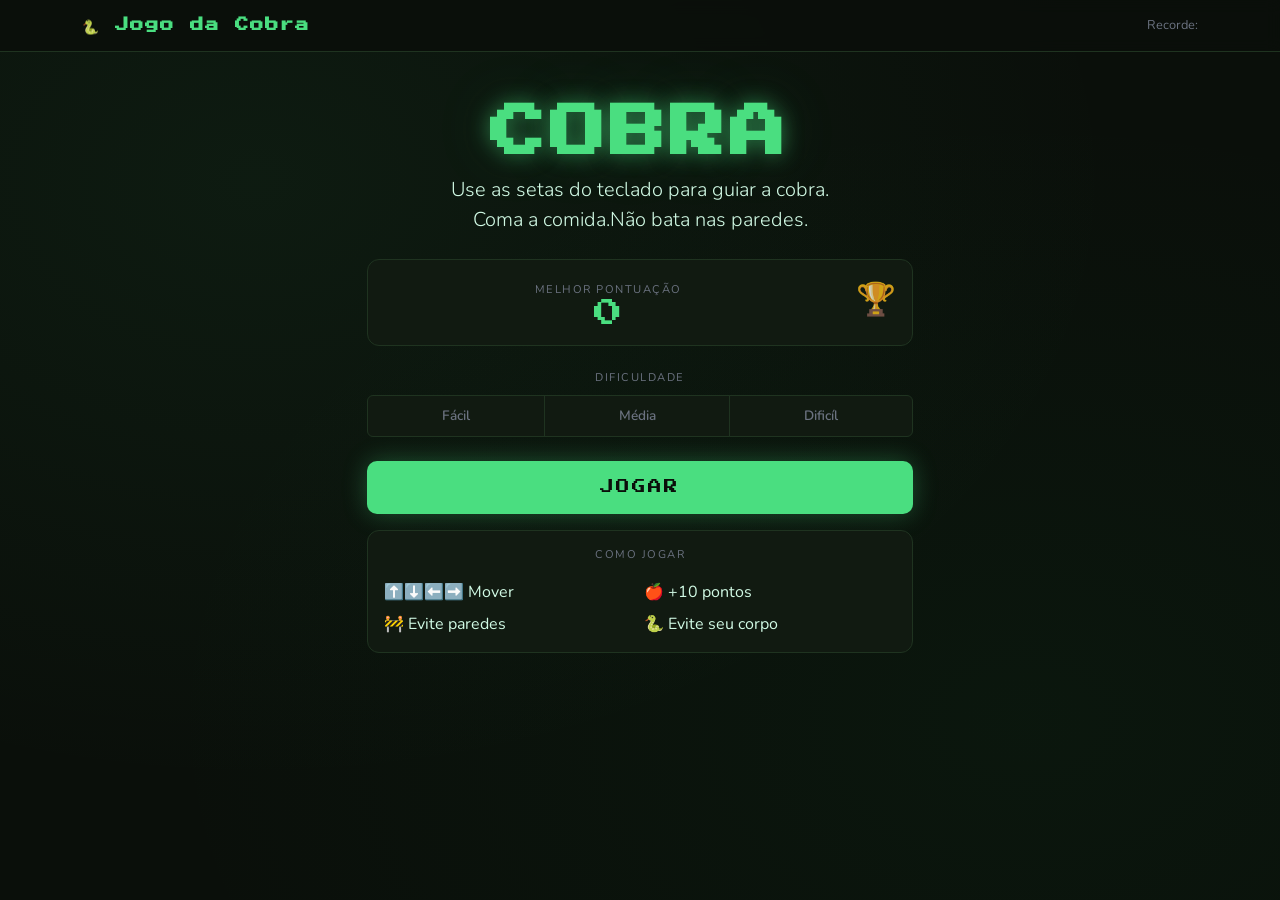
<file: index.html>
<!DOCTYPE html>
<html lang="pt-br">

<head>
    <meta charset="UTF-8">
    <meta name="viewport" content="width=device-width, initial-scale=1.0">
    <title>Jogo da cobra</title>

    <link rel="stylesheet" href="https://cdn.jsdelivr.net/npm/bootstrap@5.3.8/dist/css/bootstrap.min.css">
    <link rel="stylesheet" href="style.css">
</head>

<body>
    <header>
        <nav class="navbar navbar-dark">
            <div class="container">
                <span class="navbar-brand fw-bold fs-4">🐍 Jogo da Cobra</span>
                <span class="navbar-text" id="nav-recorde">Recorde: </span>
            </div>
        </nav>
    </header>

    <main class="container py-5">
        <div class="row justify-content-center">
            <div class="col-12 col-md-8 col-lg-6 text-center">
                <div class="titulo-bloco mb-4">
                    <h1 class="display-3 fw-bold titulo-jogo">COBRA</h1>
                    <p class="lead subtitulo">Use as setas do teclado para guiar a cobra.<br>Coma a comida.Não bata nas
                        paredes.</p>
                </div>

                <div class="card card-recorde mb-4">
                    <div class="card-body py-3">
                        <div class="row align-itens-center">
                            <div class="col">
                                <span class="label-card">Melhor Pontuação</span>
                                <div class="valor-recorde" id="recorde-display">0</div>
                            </div>
                            <div class="col-auto">
                                <span class="icone-trofeu">🏆</span>
                            </div>
                        </div>
                    </div>
                </div>

                <div class="mb-4">
                    <p class="label-secao mb-2">Dificuldade</p>
                    <div class="btn-group w-100" role="group">
                        <input type="radio" class="btn-check" name="dificuldade" id="facil" value="200">
                        <label for="facil" class="btn btn-outline-dif">Fácil</label>
                        <input type="radio" class="btn-check" name="dificuldade" id="media" value="130">
                        <label for="media" class="btn btn-outline-dif">Média</label>
                        <input type="radio" class="btn-check" name="dificuldade" id="dificil" value="70">
                        <label for="dificil" class="btn btn-outline-dif">Dificíl</label>
                    </div>
                </div>

                <a href="main-game/jogo.html" class="btn btn-jogar w-100 mb-3" id="btn-jogar">
                    JOGAR
                </a>

                <div class="card card-instrucoes">
                    <div class="card-body">
                        <p class="label-card mb-3">Como jogar</p>
                        <div class="row g-2 text-start">
                            <div class="col-6">
                                <div class="intrucao-item">⬆️⬇️⬅️➡️ Mover</div>
                            </div>
                            <div class="col-6">
                                <div class="intrucao-item">🍎 +10 pontos</div>
                            </div>
                            <div class="col-6">
                                <div class="intrucao-item">🚧 Evite paredes</div>
                            </div>
                            <div class="col-6">
                                <div class="intrucao-item">🐍 Evite seu corpo</div>
                            </div>
                        </div>
                    </div>
                </div>

            </div>
        </div>
    </main>
</body>

</html>
</file>
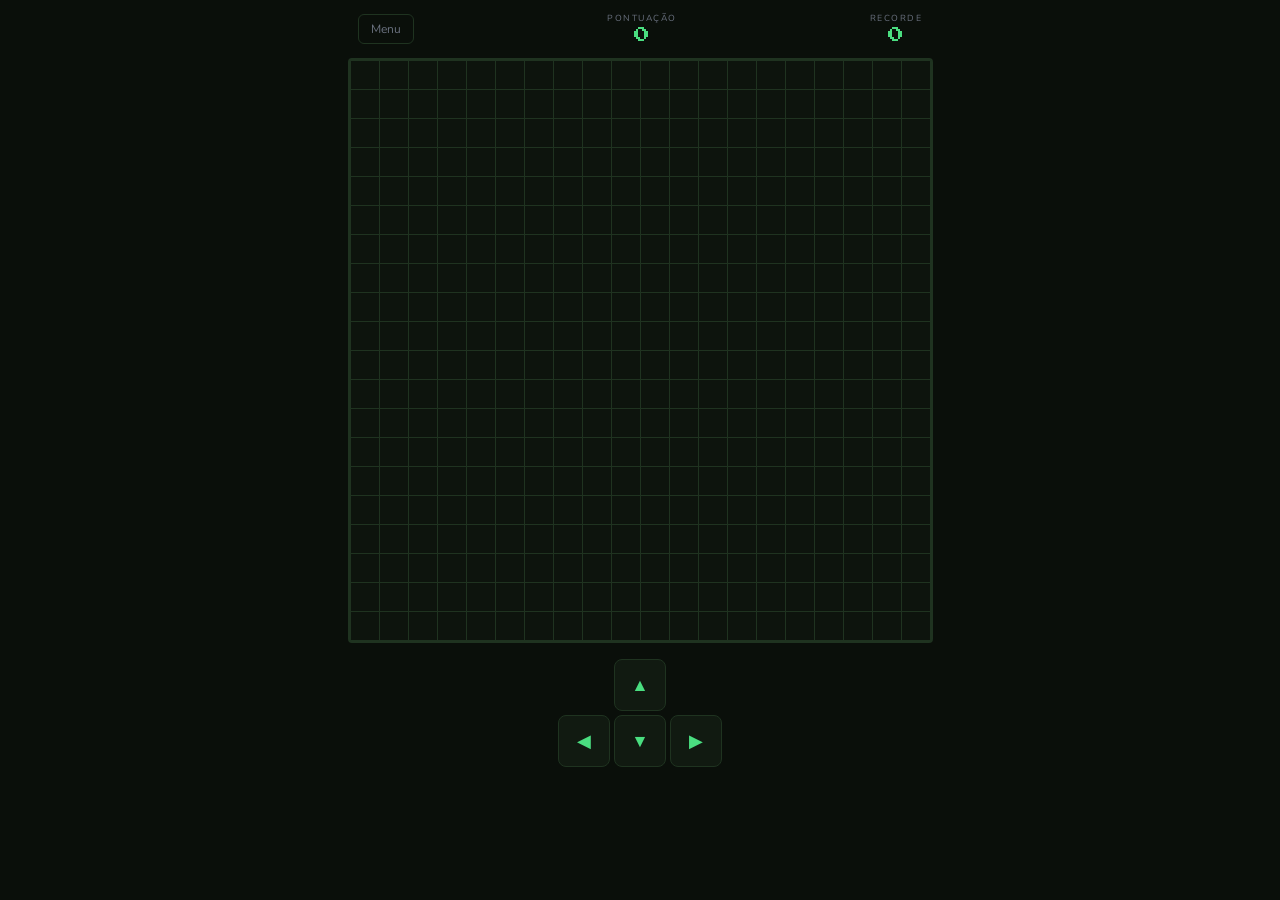
<file: main-game/jogo.html>
<!DOCTYPE html>
<html lang="pt-BR">
<head>
    <meta charset="UTF-8">
    <meta name="viewport" content="width=device-width, initial-scale=1.0">
    <link rel="stylesheet" href="jogo.css">
    <title>Snake Game</title>
</head>
<body>
    
    <!-- HUD -->
    <div class="hud">
        <a href="../index.html" class="btn-menu">Menu</a>
        <div class="hud-centro">
            <spna class="label-hud">Pontuação</spna>
            <span class="valor-hud" id="Pontuação">0</span>
        </div>
        <div class="hud-direita">
            <span class="label-hud">Recorde</span>
            <span class="valor-hud" id="recorde">0</span>
        </div>
    </div>

    <!-- GRID DO JOGO -->
    <div class="arena">
        <div class="grade" id="grade"></div>
        
        <!-- TELA DE FIM DE JOGO -->
        <div class="overlay" id="overlay">
            <div class="overlay-conteudo">
                <p class="overlay-titulo" id="overlay-titulo">FIM DE JOGO</p>
                <p class="overlay-pontos" id="overlay-pontos">0 pontos</p>
                <p class="overlay-recorde" id="overlay-recorde"></p>
                <button class="btn-reiniciar" onclick="reiniciar()">Jogar novamente</button>
                <a href="../index.html" class="btn-voltar">Voltar ao menu</a>
            </div>
        </div>
    </div>
    
    <!-- CONTROLES SMARTPHONE -->
    <div class="controles-smartphone">
        <div class="linha-controle">
            <button class="btn-direcao" onclick="mudarDirecao('ArrowUp')">▲</button>
        </div>
        <div class="linha-controle">
            <button class="btn-direcao" onclick="mudarDirecao('ArrowLeft')">◀</button>
            <button class="btn-direcao" onclick="mudarDirecao('ArrowDown')">▼</button>
            <button class="btn-direcao" onclick="mudarDirecao('ArrowRight')">▶</button>
        </div>
    </div>

    <script src="jogo.js"></script>
</body>
</html>
</file>
<file: style.css>
@import url('https://fonts.googleapis.com/css2?family=Nunito:ital,wght@0,200..1000;1,200..1000&family=Press+Start+2P&display=swap');

:root {
    --verde: #4ADE80;
    --verde-escuro: #16A34A;
    --fundo: #0A0F0A;
    --fundo-card: #111A11;
    --borda: #1F3320;
    --texto: #D1FAE5;
    --esmaecido: #6B7280;
}

* {
    box-sizing: border-box;
    margin: 0;
    padding: 0;
}

body {
    font-family: "Nunito", sans-serif;
    background-color: var(--fundo);
    color: var(--texto);
    min-height: 100vh;
    background-image:
        radial-gradient(ellipse at 20% 20%, rgba(74, 222, 128, 0.06) 0%, transparent 60%),
        radial-gradient(ellipse at 80% 80%, rgba(22, 163, 74, 0.05) 0%, transparent 60%);
}

/*NAVBAR*/
.navbar {
    background: rgba(10, 15, 10, 0.9);
    border-bottom: 1px solid var(--borda);
    backdrop-filter: blur(8px);
}

.navbar-brand {
    font-family: "Press Start 2P", monospace;
    font-size: 0.85rem !important;
    color: var(--verde) !important;
    letter-spacing: 1px;
}

.navbar-text {
    font-size: 0.8rem;
    color: var(--esmaecido);
}

/*TÍTULO*/
.titulo-jogo {
    font-family: 'Press Start 2P', monospace;
    font-size: clamp(2rem, 8vw, 3.5rem) !important;
    color: var(--verde);
    text-shadow: 
    0 0 20px rgba(74, 222, 128, 0.5),
    0 0 60px rgb(74, 222, 128, 0.2);
    line-height: 1.2;
    letter-spacing: 4px;
}

subtitulo {
    color: var(--esmaecido);
    font-size: 0.9rem;
    line-height: 1.7;
}

/*CARDS*/

.card-recorde, .card-instrucoes {
    background: var(--fundo-card);
    border: 1px solid var(--borda);
    border-radius: 12px;
    color: var(--texto);
}

.label-card {
    font-size: 0.7rem;
    text-transform: uppercase;
    letter-spacing: 1.5px;
    color: var(--esmaecido);
    margin-bottom: 4px;
}

.valor-recorde {
    font-family: "Press Start 2P", monospace;
    font-size: 1.8rem;
    color: var(--verde);
    line-height: 1;
}

.icone-trofeu {
    font-size: 2rem;
    opacity: 0.8;
}

/*DIFICULDADE*/
.label-secao {
    font-size: 0.7rem;
    text-transform: uppercase;
    letter-spacing: 1.5px;
    color: var(--esmaecido);
}

.btn-outline-dif {
    background: var(--fundo-card);
    border-color: var(--borda);
    color: var(--esmaecido);
    font-weight: 600;
    font-size: 0.85rem;
    padding: 10px;
    transform: all 0.2s;
}

.btn-check:checked + .btn-outline-dif {
    background-color: var(--verde-escuro);
    border-color: var(--verde);
    color: white;
}

.btn-outline-dif:hover {
    background: #1a2e1a !important;
    border-color: var(--verde) !important;
    color: var(--verde) !important;
}

.btn-jogar {
    font-family: 'Press Start 2P';
    font-size: 0.85rem;
    background-color: var(--verde);
    color: #0A0F0A;
    border: none;
    border-radius: 10px;
    padding: 16px;
    letter-spacing: 2px;
    text-decoration: none;
    display: block;
    transition: all 0.2s;
    box-shadow: 0 0 24px rgba(74, 222, 128, 0.3);
}

.btn-jogar:hover {
    background: #86efac;
    color: #0a0f0a;
    box-shadow: 0 0 40px rgba(74, 222, 128, 0.5);
    transform: translateY(-2px);
}
</file>
<file: main-game/jogo.css>
@import url('https://fonts.googleapis.com/css2?family=Nunito:ital,wght@0,200..1000;1,200..1000&family=Press+Start+2P&display=swap');

:root {
    --verde: #4ADE80;
    --verde-escuro: #16A34A;
    --verde-cabeca: #86efac;
    --comida: #f87171;
    --fundo: #0A0F0A;
    --fundo-grade: #0d140d;
    --borda: #1F3320;
    --texto: #D1FAE5;
    --esmaecido: #6B7280;
    --tamanho-celula: 28px;
    --colunas: 20;
}

* {
    margin: 0;
    padding: 0;
    box-sizing: border-box;
}

body {
    font-family: "Nunito", sans-serif;
    background-color: var(--fundo);
    color: var(--texto);
    min-height: 100vh;
    display: flex;
    flex-direction: column;
    align-items: center;
    overflow: hidden;
    user-select: none;
}

.hud {
    width: 100%;
    max-width: calc(var(--tamanho-celula) * var(--colunas) + 4px);
    display: flex;
    align-items: center;
    justify-content: space-between;
    padding: 12px 0;
    gap: 8px;
}

.btn-menu {
    font-size: 0.75rem;
    color: var(--esmaecido);
    text-decoration: none;
    padding: 6px 12px;
    border: 1px solid var(--borda);
    border-radius: 6px;
    transition: color 0.3s, border-color 0.3s;
    white-space: nowrap;
}

.btn-menu:hover {
    color: var(--verde);
    border-color: var(--verde);
}

.hud-centro,
.hud-direita {
    display: flex;
    flex-direction: column;
    align-items: center;
}

.label-hud {
    font-size: 0.55rem;
    text-transform: uppercase;
    letter-spacing: 1.5px;
    color: var(--esmaecido);
}

.valor-hud {
    font-family: "Press Start 2P", monospace;
    font-size: 1rem;
    color: var(--verde);
    line-height: 1.4;
}

.arena {
    position: relative;
}

.grade {
    display: grid;
    grid-template-columns: repeat(var(--colunas), var(--tamanho-celula));
    grid-template-rows: repeat(var(--colunas), var(--tamanho-celula));
    background: var(--fundo-grade);
    border: 2px solid var(--borda);
    border-radius: 4px;
    gap: 1px;
    padding: 1px;
    background-image:
        linear-gradient(var(--borda) 1px, transparent 1px),
        linear-gradient(90deg, var(--borda) 1px, transparent 1px);
    background-size: calc(var(--tamanho-celula) + 1px) calc(var(--tamanho-celula) + 1px);
}

.celula {
    width: var(--tamanho-celula);
    height: var(--tamanho-celula);
    border-radius: 2px;
    transition: background-color 0.05s;
}

.celula.cobra {
    background-color: var(--verde);
    border-radius: 4px;
    box-shadow: 0 0 6px rgba(74, 222, 128, 0.4);
}

.celula.cabeca {
    background-color: var(--verde-cabeca);
    border-radius: 6px;
    box-shadow: 0 0 12px rgba(134, 239, 172, 0.7);
}

.calula.comida {
    background-color: var(--comida);
    border-radius: 50%;
    box-shadow: 0 0 10px rgba(248, 113, 113, 0.6);
    animation: pulsar 0.8s ease-in-out infinite alternate;
}

@keyframes pulsar {
    from {
        transform: scale(0.85);
    }

    to {
        transform: scale(1.05);
    }
}

/* OVERLAY GAME OVER */
.overlay {
    position: absolute;
    inset: 0;
    background: rgba(10, 15, 10, 0.92);
    display: none;
    align-items: center;
    justify-content: center;
    border-radius: 4px;
    backdrop-filter: blur(4px);
}

.overlay.visivel {
    display: flex;
}

.overlay-conteudo {
    text-align: center;
    display: flex;
    flex-direction: column;
    align-items: center;
    gap: 12px;
}

.overlay-titulo {
    font-family: "Press Start 2P", monospace;
    font-size: 1.4rem;
    color: var(--comida);
    text-shadow: 0 0 20px rgba(248, 113, 113, 0.5);
}

.overlay-pontos {
    font-family: "Press Start 2P", monospace;
    font-size: 1rem;
    color: var(--verde);
}

.overlay-recorde {
    font-size: 0.82rem;
    color: var(--esmaecido);
    min-height: 20px;
}

.btn-reiniciar {
    font-family: "Press Start 2P", monospace;
    font-size: 0.7rem;
    background: var(--verde);
    color: #0a0f0a;
    border: none;
    border-radius: 8px;
    padding: 14px 24px;
    cursor: pointer;
    letter-spacing: 1px;
    margin-top: 4px;
    transition: background 0.2s, transform 0.1s;
}

.btn-reiniciar:hover {
    background: #86efac;
    transform: translateY(-2px);
}

.btn-voltar {
    font-size: 0.8rem;
    color: var(--esmaecido);
    text-decoration: none;
    transition: color 0.2s;
}

.btn-voltar:hover {
    color: var(--verde);
}

/* CONTROLES MOBILE */
.controles-smartphone {
    margin-top: 16px;
    display: flex;
    flex-direction: column;
    align-items: center;
    gap: 4px;
}

.linha-controle {
    display: flex;
    gap: 4px;
}

.btn-direcao {
    width: 52px;
    height: 52px;
    background: #111a11;
    border: 1px solid var(--borda);
    border-radius: 8px;
    color: var(--verde);
    font-size: 1.1rem;
    cursor: pointer;
    transition: background 0.15s;
}

.btn-direcao:hover,
.btn-direcao:active {
    background: #1a2e1a;
}
</file>
